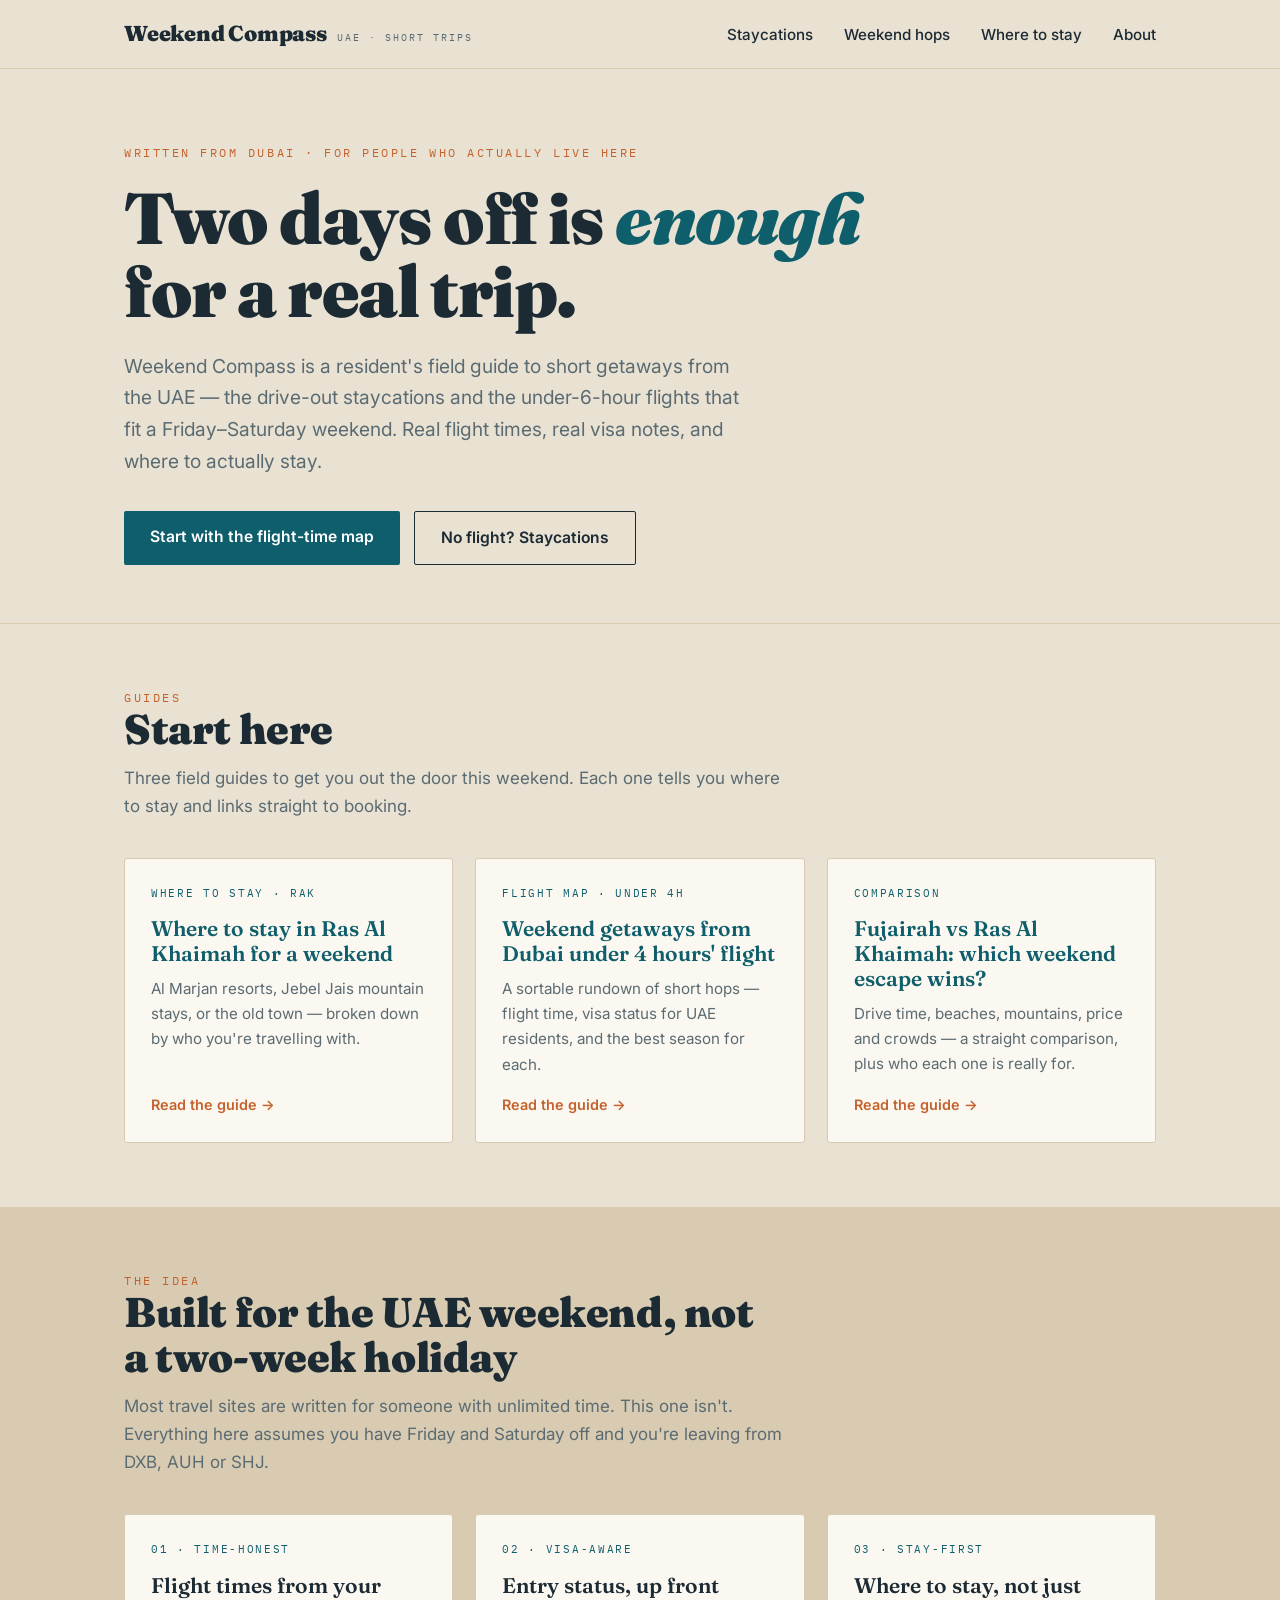
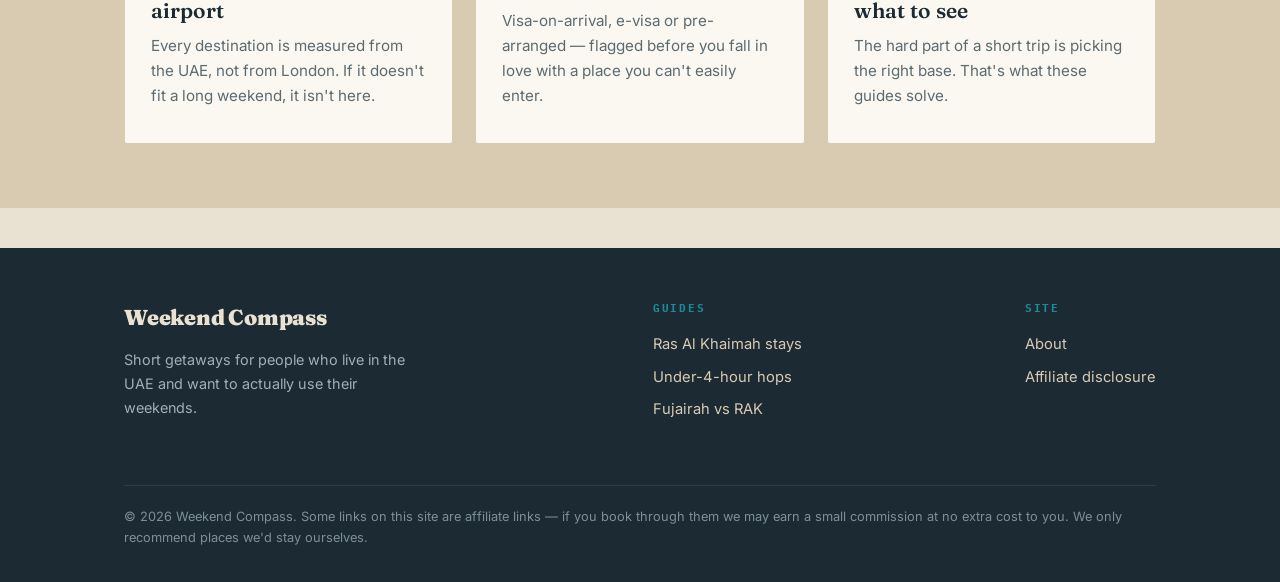
<file: index.html>
<!DOCTYPE html>
<html lang="en">
<head>
<meta charset="UTF-8">
<meta name="viewport" content="width=device-width, initial-scale=1">
<title>Weekend Compass — Short Getaways for UAE Residents</title>
<meta name="description" content="A resident's field guide to weekend escapes in the UAE and quick trips across the Gulf and beyond — where to stay, when to go, and how long the flight really is.">
<link rel="stylesheet" href="style.css">
</head>
<body>

<header class="site-head">
  <div class="wrap">
    <a class="brand" href="index.html">
      <b>Weekend Compass</b>
      <span>UAE · short trips</span>
    </a>
    <nav class="nav">
      <a href="index.html#staycations">Staycations</a>
      <a href="index.html#hops">Weekend hops</a>
      <a href="ras-al-khaimah-where-to-stay.html">Where to stay</a>
      <a href="about.html">About</a>
    </nav>
  </div>
</header>

<section class="hero">
  <div class="wrap">
    <div class="eyebrow">Written from Dubai · for people who actually live here</div>
    <h1>Two days off is <em>enough</em> for a real trip.</h1>
    <p>Weekend Compass is a resident's field guide to short getaways from the UAE — the drive-out staycations and the under-6-hour flights that fit a Friday–Saturday weekend. Real flight times, real visa notes, and where to actually stay.</p>
    <div class="cta">
      <a class="btn btn-primary" href="weekend-getaways-from-dubai-under-4-hours.html">Start with the flight-time map</a>
      <a class="btn btn-ghost" href="#staycations">No flight? Staycations</a>
    </div>
  </div>
</section>

<section class="section" id="staycations">
  <div class="wrap">
    <div class="section-head">
      <div class="eyebrow">Guides</div>
      <h2>Start here</h2>
      <p>Three field guides to get you out the door this weekend. Each one tells you where to stay and links straight to booking.</p>
    </div>
    <div class="grid">
      <a class="card" href="ras-al-khaimah-where-to-stay.html">
        <span class="tag">Where to stay · RAK</span>
        <h3>Where to stay in Ras Al Khaimah for a weekend</h3>
        <p>Al Marjan resorts, Jebel Jais mountain stays, or the old town — broken down by who you're travelling with.</p>
        <span class="more">Read the guide →</span>
      </a>
      <a class="card" href="weekend-getaways-from-dubai-under-4-hours.html">
        <span class="tag">Flight map · under 4h</span>
        <h3>Weekend getaways from Dubai under 4 hours' flight</h3>
        <p>A sortable rundown of short hops — flight time, visa status for UAE residents, and the best season for each.</p>
        <span class="more">Read the guide →</span>
      </a>
      <a class="card" href="fujairah-vs-ras-al-khaimah.html">
        <span class="tag">Comparison</span>
        <h3>Fujairah vs Ras Al Khaimah: which weekend escape wins?</h3>
        <p>Drive time, beaches, mountains, price and crowds — a straight comparison, plus who each one is really for.</p>
        <span class="more">Read the guide →</span>
      </a>
    </div>
  </div>
</section>

<section class="section" id="hops" style="background:var(--sand-deep)">
  <div class="wrap">
    <div class="section-head">
      <div class="eyebrow">The idea</div>
      <h2>Built for the UAE weekend, not a two-week holiday</h2>
      <p>Most travel sites are written for someone with unlimited time. This one isn't. Everything here assumes you have Friday and Saturday off and you're leaving from DXB, AUH or SHJ.</p>
    </div>
    <div class="grid">
      <div class="card">
        <span class="tag">01 · Time-honest</span>
        <h3>Flight times from your airport</h3>
        <p>Every destination is measured from the UAE, not from London. If it doesn't fit a long weekend, it isn't here.</p>
      </div>
      <div class="card">
        <span class="tag">02 · Visa-aware</span>
        <h3>Entry status, up front</h3>
        <p>Visa-on-arrival, e-visa or pre-arranged — flagged before you fall in love with a place you can't easily enter.</p>
      </div>
      <div class="card">
        <span class="tag">03 · Stay-first</span>
        <h3>Where to stay, not just what to see</h3>
        <p>The hard part of a short trip is picking the right base. That's what these guides solve.</p>
      </div>
    </div>
  </div>
</section>

<footer class="site-foot">
  <div class="wrap">
    <div class="col">
      <a class="brand" href="index.html"><b>Weekend Compass</b></a>
      <p style="margin-top:12px;max-width:34ch;color:#9fb0b7;font-size:.9rem">Short getaways for people who live in the UAE and want to actually use their weekends.</p>
    </div>
    <div class="col">
      <h4>Guides</h4>
      <a href="ras-al-khaimah-where-to-stay.html">Ras Al Khaimah stays</a>
      <a href="weekend-getaways-from-dubai-under-4-hours.html">Under-4-hour hops</a>
      <a href="fujairah-vs-ras-al-khaimah.html">Fujairah vs RAK</a>
    </div>
    <div class="col">
      <h4>Site</h4>
      <a href="about.html">About</a>
      <a href="about.html#disclosure">Affiliate disclosure</a>
    </div>
    <div class="fine">
      © 2026 Weekend Compass. Some links on this site are affiliate links — if you book through them we may earn a small commission at no extra cost to you. We only recommend places we'd stay ourselves.
    </div>
  </div>
</footer>

</body>
</html>
</file>
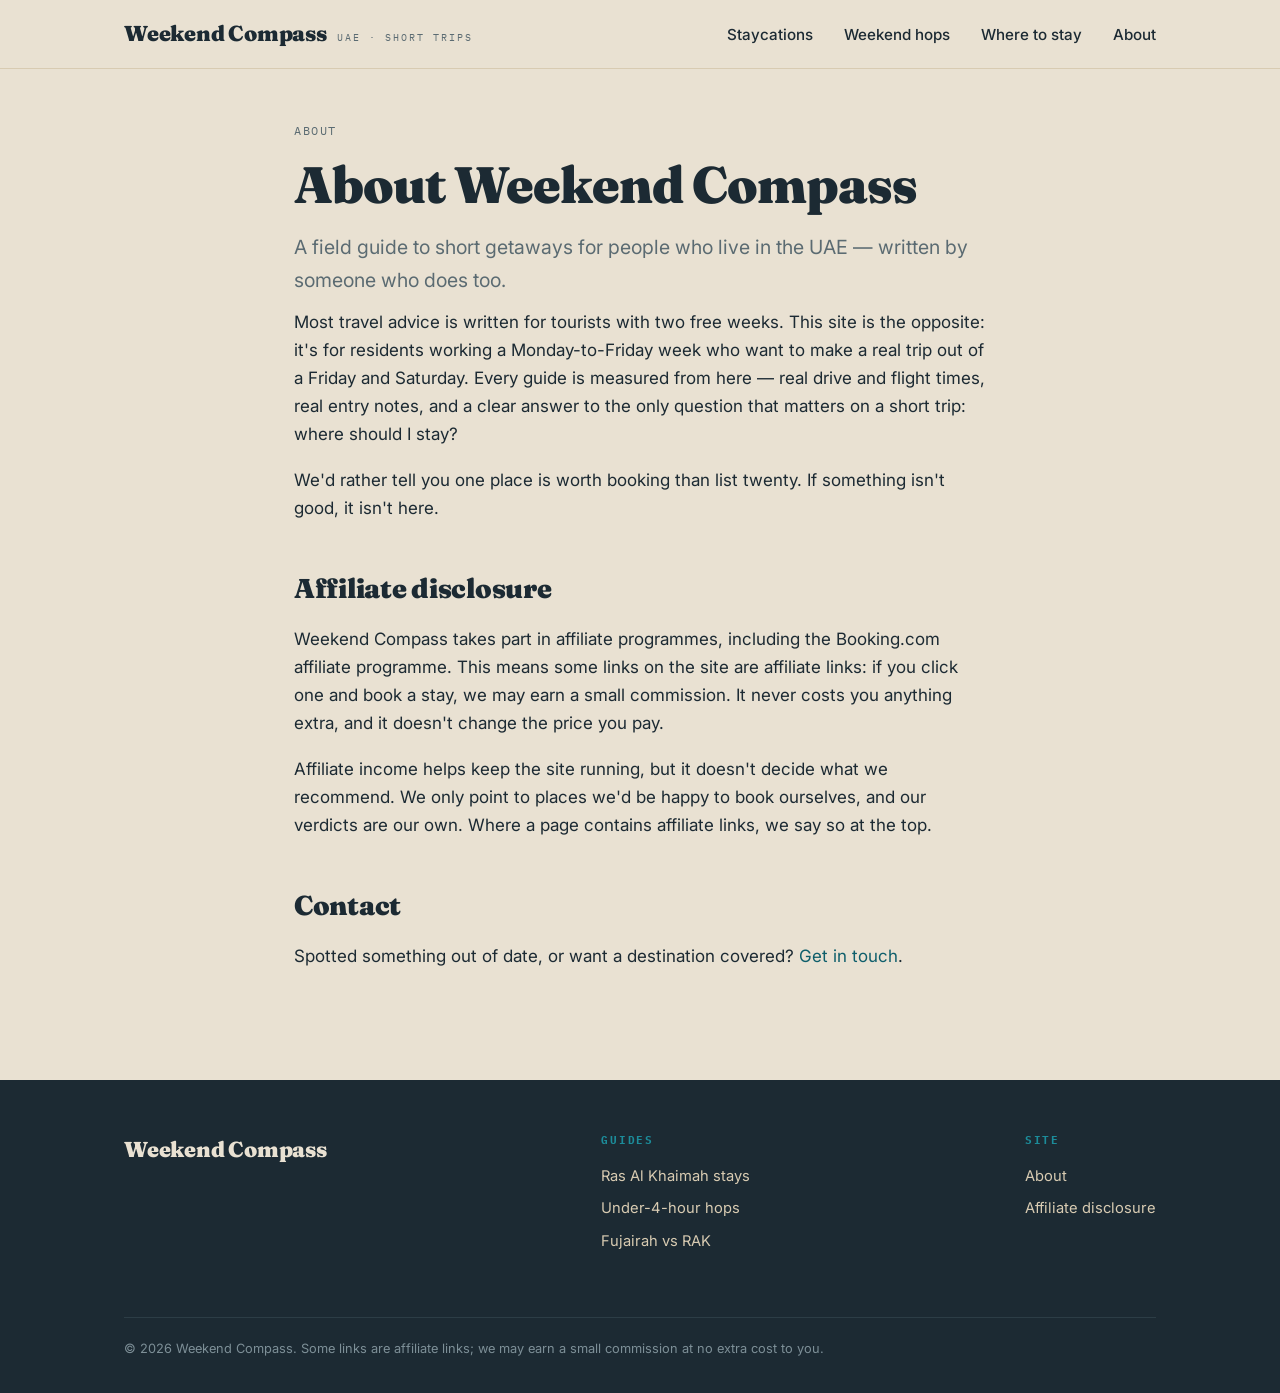
<file: about.html>
<!DOCTYPE html>
<html lang="en">
<head>
<meta charset="UTF-8">
<meta name="viewport" content="width=device-width, initial-scale=1">
<title>About & Affiliate Disclosure — Weekend Compass</title>
<meta name="description" content="About Weekend Compass, a resident's field guide to short getaways from the UAE, and our affiliate disclosure.">
<link rel="stylesheet" href="style.css">
</head>
<body>

<header class="site-head">
  <div class="wrap">
    <a class="brand" href="index.html"><b>Weekend Compass</b><span>UAE · short trips</span></a>
    <nav class="nav">
      <a href="index.html#staycations">Staycations</a>
      <a href="index.html#hops">Weekend hops</a>
      <a href="ras-al-khaimah-where-to-stay.html">Where to stay</a>
      <a href="about.html">About</a>
    </nav>
  </div>
</header>

<article class="article">
  <div class="wrap">
    <div class="meta">About</div>
    <h1>About Weekend Compass</h1>
    <p class="lede">A field guide to short getaways for people who live in the UAE — written by someone who does too.</p>
    <p>Most travel advice is written for tourists with two free weeks. This site is the opposite: it's for residents working a Monday-to-Friday week who want to make a real trip out of a Friday and Saturday. Every guide is measured from here — real drive and flight times, real entry notes, and a clear answer to the only question that matters on a short trip: where should I stay?</p>
    <p>We'd rather tell you one place is worth booking than list twenty. If something isn't good, it isn't here.</p>

    <h2 id="disclosure">Affiliate disclosure</h2>
    <p>Weekend Compass takes part in affiliate programmes, including the Booking.com affiliate programme. This means some links on the site are affiliate links: if you click one and book a stay, we may earn a small commission. It never costs you anything extra, and it doesn't change the price you pay.</p>
    <p>Affiliate income helps keep the site running, but it doesn't decide what we recommend. We only point to places we'd be happy to book ourselves, and our verdicts are our own. Where a page contains affiliate links, we say so at the top.</p>

    <h2>Contact</h2>
    <p>Spotted something out of date, or want a destination covered? <a href="#REPLACE-WITH-CONTACT">Get in touch</a>.</p>
  </div>
</article>

<footer class="site-foot">
  <div class="wrap">
    <div class="col"><a class="brand" href="index.html"><b>Weekend Compass</b></a></div>
    <div class="col"><h4>Guides</h4>
      <a href="ras-al-khaimah-where-to-stay.html">Ras Al Khaimah stays</a>
      <a href="weekend-getaways-from-dubai-under-4-hours.html">Under-4-hour hops</a>
      <a href="fujairah-vs-ras-al-khaimah.html">Fujairah vs RAK</a>
    </div>
    <div class="col"><h4>Site</h4>
      <a href="about.html">About</a>
      <a href="about.html#disclosure">Affiliate disclosure</a>
    </div>
    <div class="fine">© 2026 Weekend Compass. Some links are affiliate links; we may earn a small commission at no extra cost to you.</div>
  </div>
</footer>

</body>
</html>
</file>
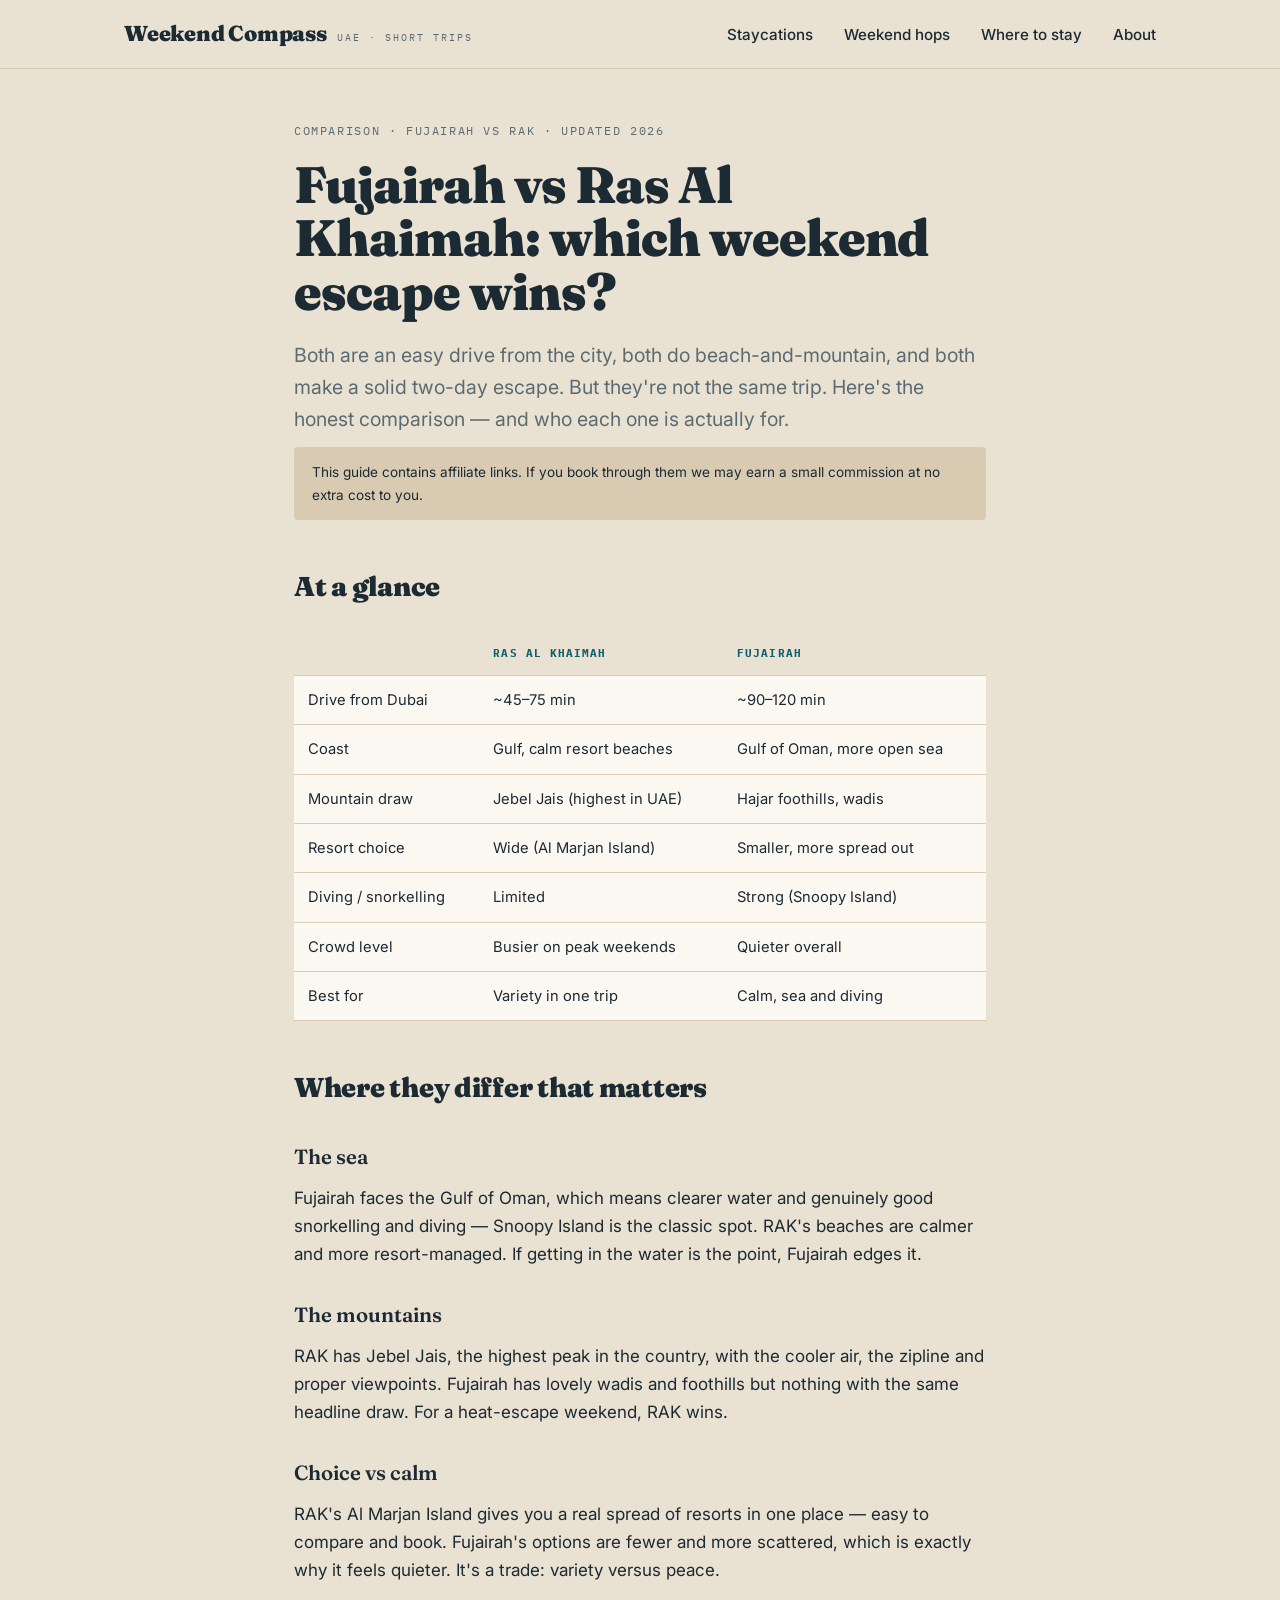
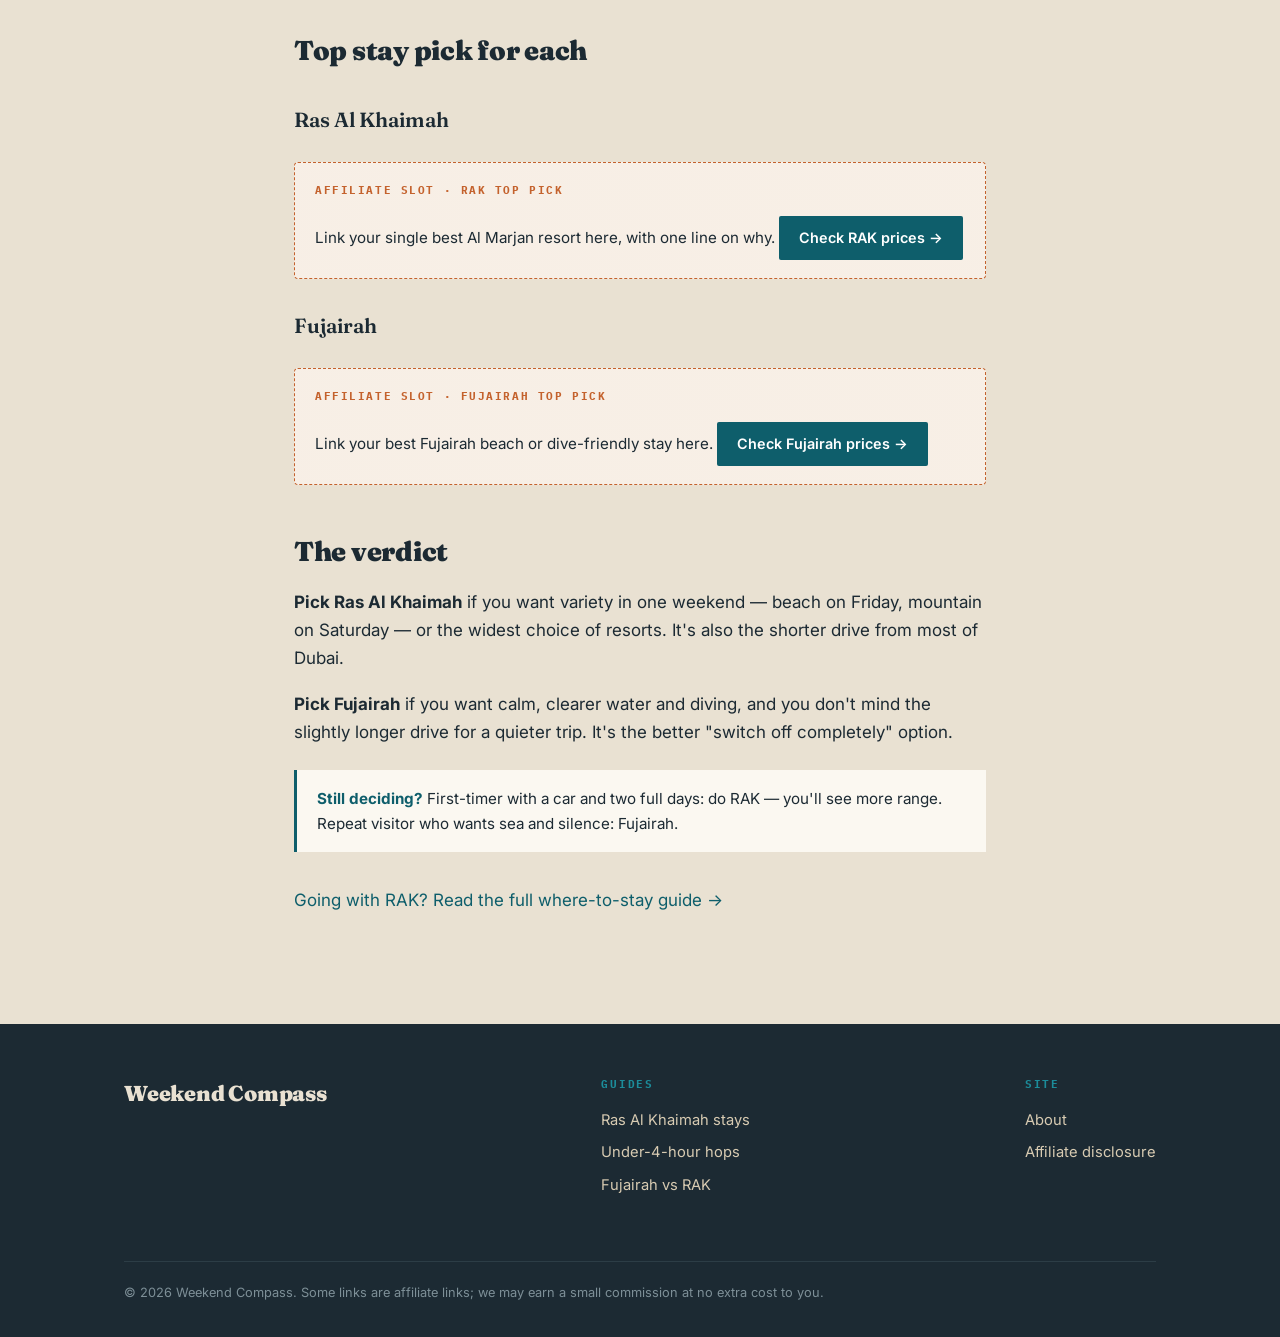
<file: fujairah-vs-ras-al-khaimah.html>
<!DOCTYPE html>
<html lang="en">
<head>
<meta charset="UTF-8">
<meta name="viewport" content="width=device-width, initial-scale=1">
<title>Fujairah vs Ras Al Khaimah: Which Is the Better UAE Weekend Escape?</title>
<meta name="description" content="Fujairah vs Ras Al Khaimah compared for a UAE weekend — drive time, beaches, mountains, price and crowds, with a top hotel pick for each and a clear verdict.">
<link rel="stylesheet" href="style.css">
</head>
<body>

<header class="site-head">
  <div class="wrap">
    <a class="brand" href="index.html"><b>Weekend Compass</b><span>UAE · short trips</span></a>
    <nav class="nav">
      <a href="index.html#staycations">Staycations</a>
      <a href="index.html#hops">Weekend hops</a>
      <a href="ras-al-khaimah-where-to-stay.html">Where to stay</a>
      <a href="about.html">About</a>
    </nav>
  </div>
</header>

<article class="article">
  <div class="wrap">
    <div class="meta">Comparison · Fujairah vs RAK · Updated 2026</div>
    <h1>Fujairah vs Ras Al Khaimah: which weekend escape wins?</h1>
    <p class="lede">Both are an easy drive from the city, both do beach-and-mountain, and both make a solid two-day escape. But they're not the same trip. Here's the honest comparison — and who each one is actually for.</p>

    <div class="disclosure">This guide contains affiliate links. If you book through them we may earn a small commission at no extra cost to you.</div>

    <h2>At a glance</h2>
    <table class="tbl">
      <thead><tr><th></th><th>Ras Al Khaimah</th><th>Fujairah</th></tr></thead>
      <tbody>
        <tr><td>Drive from Dubai</td><td>~45–75 min</td><td>~90–120 min</td></tr>
        <tr><td>Coast</td><td>Gulf, calm resort beaches</td><td>Gulf of Oman, more open sea</td></tr>
        <tr><td>Mountain draw</td><td>Jebel Jais (highest in UAE)</td><td>Hajar foothills, wadis</td></tr>
        <tr><td>Resort choice</td><td>Wide (Al Marjan Island)</td><td>Smaller, more spread out</td></tr>
        <tr><td>Diving / snorkelling</td><td>Limited</td><td>Strong (Snoopy Island)</td></tr>
        <tr><td>Crowd level</td><td>Busier on peak weekends</td><td>Quieter overall</td></tr>
        <tr><td>Best for</td><td>Variety in one trip</td><td>Calm, sea and diving</td></tr>
      </tbody>
    </table>

    <h2>Where they differ that matters</h2>

    <h3>The sea</h3>
    <p>Fujairah faces the Gulf of Oman, which means clearer water and genuinely good snorkelling and diving — Snoopy Island is the classic spot. RAK's beaches are calmer and more resort-managed. If getting in the water is the point, Fujairah edges it.</p>

    <h3>The mountains</h3>
    <p>RAK has Jebel Jais, the highest peak in the country, with the cooler air, the zipline and proper viewpoints. Fujairah has lovely wadis and foothills but nothing with the same headline draw. For a heat-escape weekend, RAK wins.</p>

    <h3>Choice vs calm</h3>
    <p>RAK's Al Marjan Island gives you a real spread of resorts in one place — easy to compare and book. Fujairah's options are fewer and more scattered, which is exactly why it feels quieter. It's a trade: variety versus peace.</p>

    <h2>Top stay pick for each</h2>

    <h3>Ras Al Khaimah</h3>
    <div class="aff">
      <b>Affiliate slot · RAK top pick</b>
      Link your single best Al Marjan resort here, with one line on why.
      <a class="book-btn" href="#REPLACE-WITH-BOOKING-AFFILIATE-LINK">Check RAK prices →</a>
    </div>

    <h3>Fujairah</h3>
    <div class="aff">
      <b>Affiliate slot · Fujairah top pick</b>
      Link your best Fujairah beach or dive-friendly stay here.
      <a class="book-btn" href="#REPLACE-WITH-BOOKING-AFFILIATE-LINK">Check Fujairah prices →</a>
    </div>

    <h2>The verdict</h2>
    <p><b>Pick Ras Al Khaimah</b> if you want variety in one weekend — beach on Friday, mountain on Saturday — or the widest choice of resorts. It's also the shorter drive from most of Dubai.</p>
    <p><b>Pick Fujairah</b> if you want calm, clearer water and diving, and you don't mind the slightly longer drive for a quieter trip. It's the better "switch off completely" option.</p>
    <div class="note"><b>Still deciding?</b> First-timer with a car and two full days: do RAK — you'll see more range. Repeat visitor who wants sea and silence: Fujairah.</div>

    <p style="margin-top:34px"><a href="ras-al-khaimah-where-to-stay.html">Going with RAK? Read the full where-to-stay guide →</a></p>
  </div>
</article>

<footer class="site-foot">
  <div class="wrap">
    <div class="col"><a class="brand" href="index.html"><b>Weekend Compass</b></a></div>
    <div class="col"><h4>Guides</h4>
      <a href="ras-al-khaimah-where-to-stay.html">Ras Al Khaimah stays</a>
      <a href="weekend-getaways-from-dubai-under-4-hours.html">Under-4-hour hops</a>
      <a href="fujairah-vs-ras-al-khaimah.html">Fujairah vs RAK</a>
    </div>
    <div class="col"><h4>Site</h4>
      <a href="about.html">About</a>
      <a href="about.html#disclosure">Affiliate disclosure</a>
    </div>
    <div class="fine">© 2026 Weekend Compass. Some links are affiliate links; we may earn a small commission at no extra cost to you.</div>
  </div>
</footer>

</body>
</html>
</file>
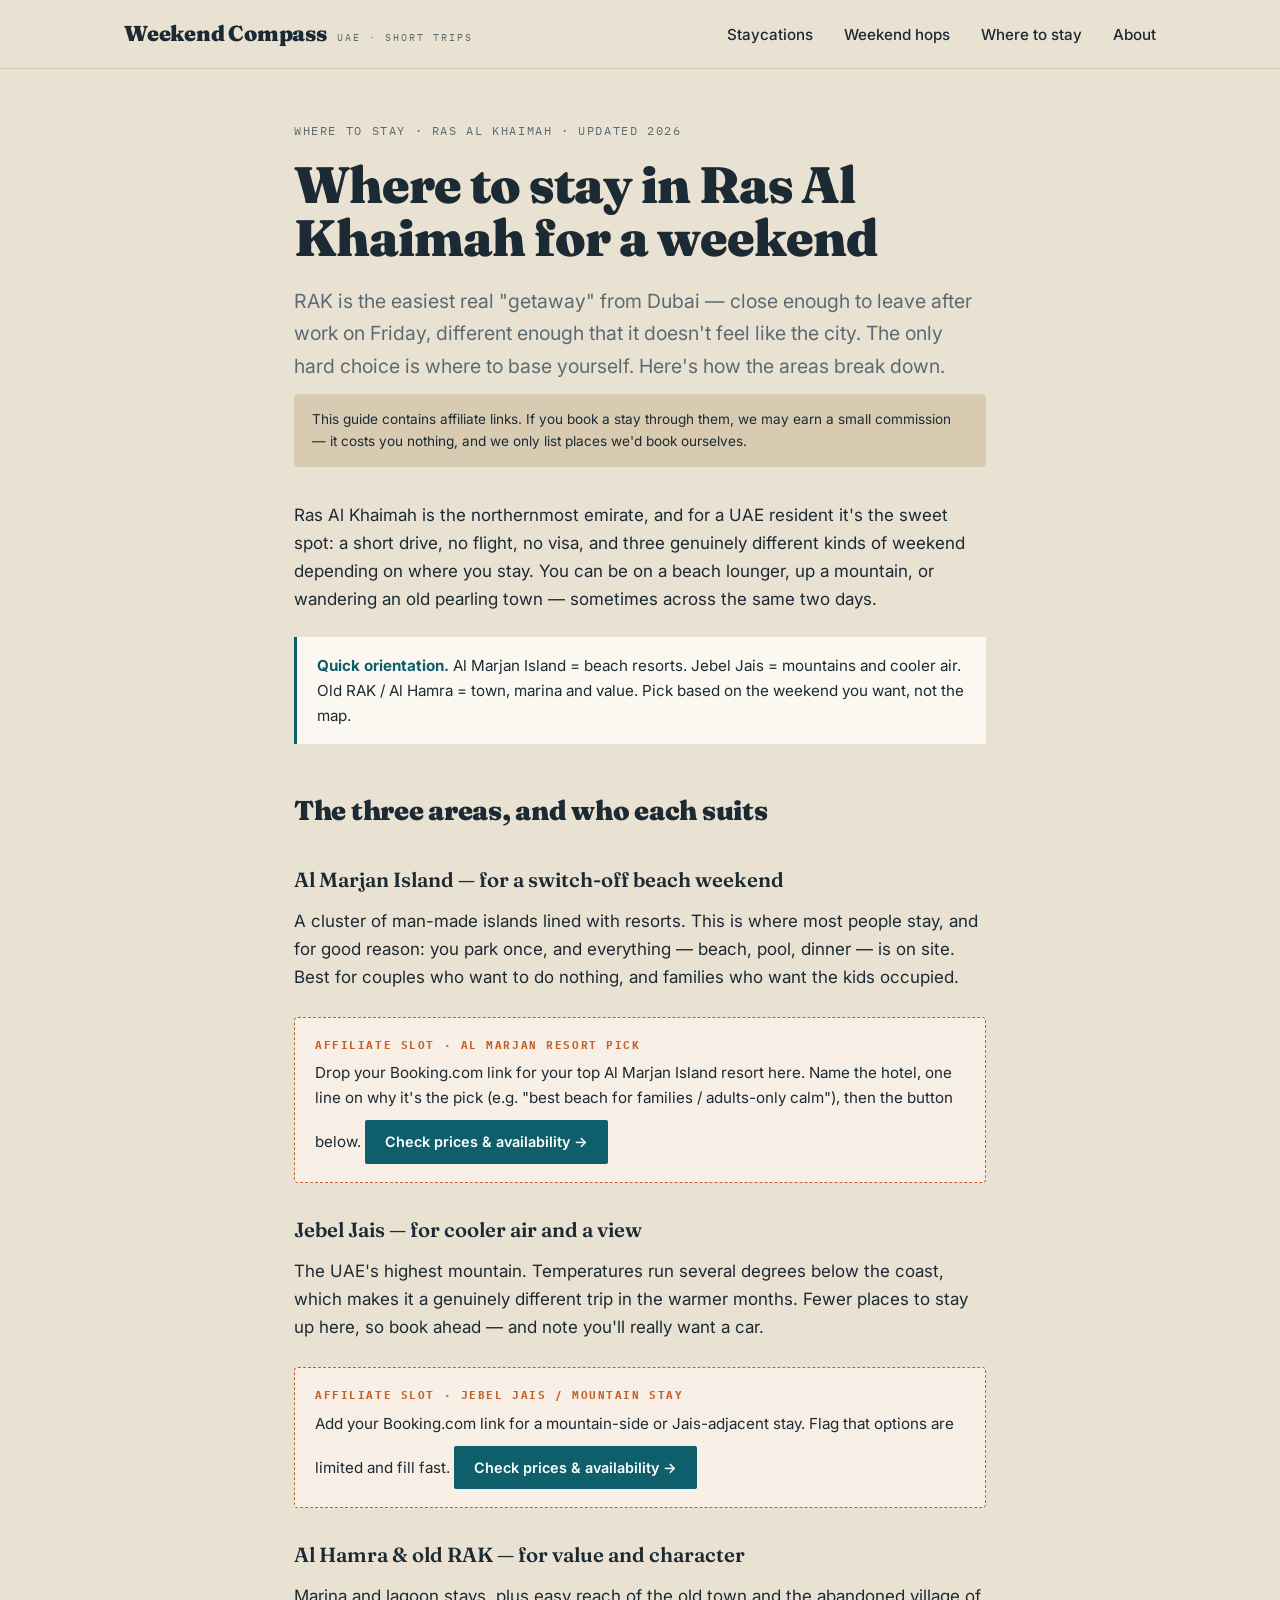
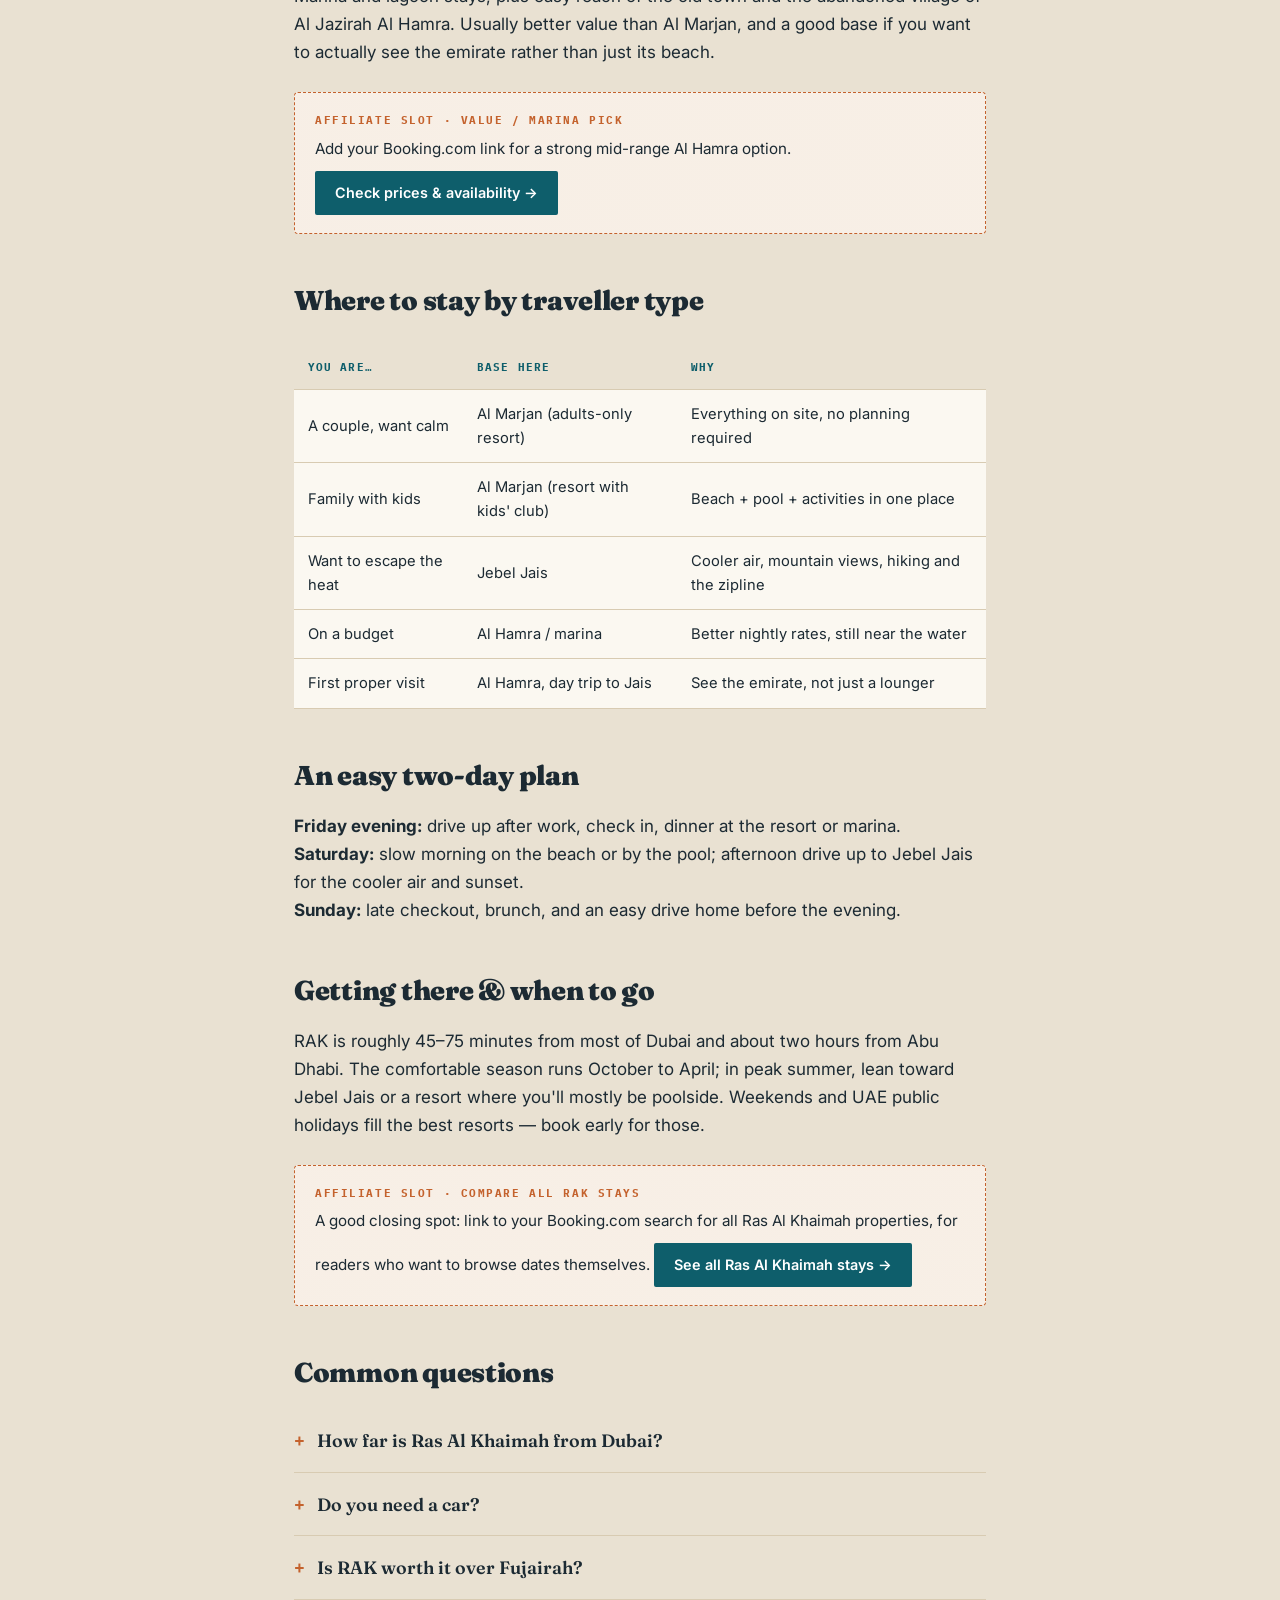
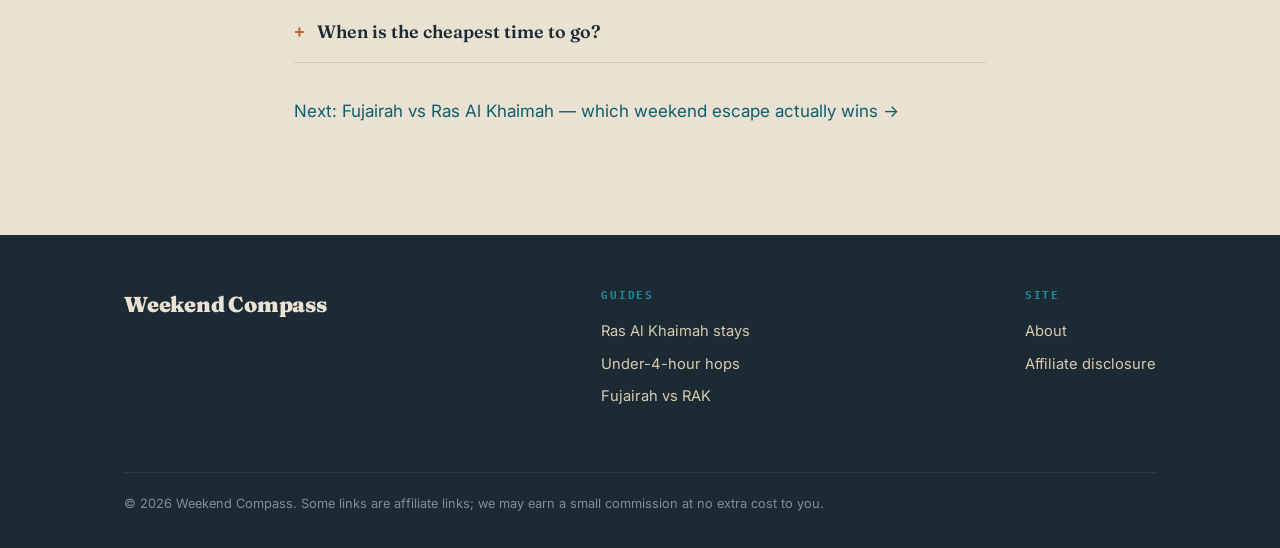
<file: ras-al-khaimah-where-to-stay.html>
<!DOCTYPE html>
<html lang="en">
<head>
<meta charset="UTF-8">
<meta name="viewport" content="width=device-width, initial-scale=1">
<title>Where to Stay in Ras Al Khaimah: Best Areas & Hotels for a Weekend</title>
<meta name="description" content="A resident's guide to where to stay in Ras Al Khaimah for a weekend — Al Marjan Island resorts, Jebel Jais mountain stays and the old town, with hotel picks by traveller type.">
<link rel="stylesheet" href="style.css">
<script type="application/ld+json">
{
  "@context":"https://schema.org",
  "@type":"FAQPage",
  "mainEntity":[
    {"@type":"Question","name":"How far is Ras Al Khaimah from Dubai?","acceptedAnswer":{"@type":"Answer","text":"Ras Al Khaimah is roughly a 45–75 minute drive from most of Dubai, depending on where you start and traffic. From Abu Dhabi it is closer to two hours."}},
    {"@type":"Question","name":"Do you need a car in Ras Al Khaimah?","acceptedAnswer":{"@type":"Answer","text":"For a resort-only weekend on Al Marjan Island you can manage with taxis. For Jebel Jais or mixing beach and mountain, a car makes the trip far easier."}},
    {"@type":"Question","name":"Is Ras Al Khaimah worth it compared to Fujairah?","acceptedAnswer":{"@type":"Answer","text":"Ras Al Khaimah has more resort choice and the Jebel Jais mountain, while Fujairah is a shorter drive from some areas and quieter. Which is better depends on whether you want variety or calm."}}
  ]
}
</script>
</head>
<body>

<header class="site-head">
  <div class="wrap">
    <a class="brand" href="index.html"><b>Weekend Compass</b><span>UAE · short trips</span></a>
    <nav class="nav">
      <a href="index.html#staycations">Staycations</a>
      <a href="index.html#hops">Weekend hops</a>
      <a href="ras-al-khaimah-where-to-stay.html">Where to stay</a>
      <a href="about.html">About</a>
    </nav>
  </div>
</header>

<article class="article">
  <div class="wrap">
    <div class="meta">Where to stay · Ras Al Khaimah · Updated 2026</div>
    <h1>Where to stay in Ras Al Khaimah for a weekend</h1>
    <p class="lede">RAK is the easiest real "getaway" from Dubai — close enough to leave after work on Friday, different enough that it doesn't feel like the city. The only hard choice is where to base yourself. Here's how the areas break down.</p>

    <div class="disclosure">This guide contains affiliate links. If you book a stay through them, we may earn a small commission — it costs you nothing, and we only list places we'd book ourselves.</div>

    <p>Ras Al Khaimah is the northernmost emirate, and for a UAE resident it's the sweet spot: a short drive, no flight, no visa, and three genuinely different kinds of weekend depending on where you stay. You can be on a beach lounger, up a mountain, or wandering an old pearling town — sometimes across the same two days.</p>

    <div class="note"><b>Quick orientation.</b> Al Marjan Island = beach resorts. Jebel Jais = mountains and cooler air. Old RAK / Al Hamra = town, marina and value. Pick based on the weekend you want, not the map.</div>

    <h2>The three areas, and who each suits</h2>

    <h3>Al Marjan Island — for a switch-off beach weekend</h3>
    <p>A cluster of man-made islands lined with resorts. This is where most people stay, and for good reason: you park once, and everything — beach, pool, dinner — is on site. Best for couples who want to do nothing, and families who want the kids occupied.</p>

    <div class="aff">
      <b>Affiliate slot · Al Marjan resort pick</b>
      Drop your Booking.com link for your top Al Marjan Island resort here. Name the hotel, one line on why it's the pick (e.g. "best beach for families / adults-only calm"), then the button below.
      <a class="book-btn" href="#REPLACE-WITH-BOOKING-AFFILIATE-LINK">Check prices &amp; availability →</a>
    </div>

    <h3>Jebel Jais — for cooler air and a view</h3>
    <p>The UAE's highest mountain. Temperatures run several degrees below the coast, which makes it a genuinely different trip in the warmer months. Fewer places to stay up here, so book ahead — and note you'll really want a car.</p>

    <div class="aff">
      <b>Affiliate slot · Jebel Jais / mountain stay</b>
      Add your Booking.com link for a mountain-side or Jais-adjacent stay. Flag that options are limited and fill fast.
      <a class="book-btn" href="#REPLACE-WITH-BOOKING-AFFILIATE-LINK">Check prices &amp; availability →</a>
    </div>

    <h3>Al Hamra & old RAK — for value and character</h3>
    <p>Marina and lagoon stays, plus easy reach of the old town and the abandoned village of Al Jazirah Al Hamra. Usually better value than Al Marjan, and a good base if you want to actually see the emirate rather than just its beach.</p>

    <div class="aff">
      <b>Affiliate slot · Value / marina pick</b>
      Add your Booking.com link for a strong mid-range Al Hamra option.
      <a class="book-btn" href="#REPLACE-WITH-BOOKING-AFFILIATE-LINK">Check prices &amp; availability →</a>
    </div>

    <h2>Where to stay by traveller type</h2>
    <table class="tbl">
      <thead><tr><th>You are…</th><th>Base here</th><th>Why</th></tr></thead>
      <tbody>
        <tr><td>A couple, want calm</td><td>Al Marjan (adults-only resort)</td><td>Everything on site, no planning required</td></tr>
        <tr><td>Family with kids</td><td>Al Marjan (resort with kids' club)</td><td>Beach + pool + activities in one place</td></tr>
        <tr><td>Want to escape the heat</td><td>Jebel Jais</td><td>Cooler air, mountain views, hiking and the zipline</td></tr>
        <tr><td>On a budget</td><td>Al Hamra / marina</td><td>Better nightly rates, still near the water</td></tr>
        <tr><td>First proper visit</td><td>Al Hamra, day trip to Jais</td><td>See the emirate, not just a lounger</td></tr>
      </tbody>
    </table>

    <h2>An easy two-day plan</h2>
    <p><b>Friday evening:</b> drive up after work, check in, dinner at the resort or marina.<br>
    <b>Saturday:</b> slow morning on the beach or by the pool; afternoon drive up to Jebel Jais for the cooler air and sunset.<br>
    <b>Sunday:</b> late checkout, brunch, and an easy drive home before the evening.</p>

    <h2>Getting there &amp; when to go</h2>
    <p>RAK is roughly 45–75 minutes from most of Dubai and about two hours from Abu Dhabi. The comfortable season runs October to April; in peak summer, lean toward Jebel Jais or a resort where you'll mostly be poolside. Weekends and UAE public holidays fill the best resorts — book early for those.</p>

    <div class="aff">
      <b>Affiliate slot · Compare all RAK stays</b>
      A good closing spot: link to your Booking.com search for all Ras Al Khaimah properties, for readers who want to browse dates themselves.
      <a class="book-btn" href="#REPLACE-WITH-BOOKING-AFFILIATE-LINK">See all Ras Al Khaimah stays →</a>
    </div>

    <h2>Common questions</h2>
    <div class="faq">
      <details><summary>How far is Ras Al Khaimah from Dubai?</summary><p>Around 45–75 minutes by car from most of Dubai, depending on your starting point and traffic. From Abu Dhabi, closer to two hours.</p></details>
      <details><summary>Do you need a car?</summary><p>For a resort-only weekend on Al Marjan you can rely on taxis. If you want Jebel Jais or plan to mix beach and mountain, a car makes it much easier.</p></details>
      <details><summary>Is RAK worth it over Fujairah?</summary><p>RAK has more resorts and the mountain; Fujairah is quieter and a shorter drive from some areas. We compare them directly in a separate guide.</p></details>
      <details><summary>When is the cheapest time to go?</summary><p>Rates soften in the hotter months (roughly May–September). If you're heat-tolerant or staying poolside, that's when the deals are.</p></details>
    </div>

    <p style="margin-top:34px"><a href="fujairah-vs-ras-al-khaimah.html">Next: Fujairah vs Ras Al Khaimah — which weekend escape actually wins →</a></p>
  </div>
</article>

<footer class="site-foot">
  <div class="wrap">
    <div class="col"><a class="brand" href="index.html"><b>Weekend Compass</b></a></div>
    <div class="col"><h4>Guides</h4>
      <a href="ras-al-khaimah-where-to-stay.html">Ras Al Khaimah stays</a>
      <a href="weekend-getaways-from-dubai-under-4-hours.html">Under-4-hour hops</a>
      <a href="fujairah-vs-ras-al-khaimah.html">Fujairah vs RAK</a>
    </div>
    <div class="col"><h4>Site</h4>
      <a href="about.html">About</a>
      <a href="about.html#disclosure">Affiliate disclosure</a>
    </div>
    <div class="fine">© 2026 Weekend Compass. Some links are affiliate links; we may earn a small commission at no extra cost to you.</div>
  </div>
</footer>

</body>
</html>
</file>
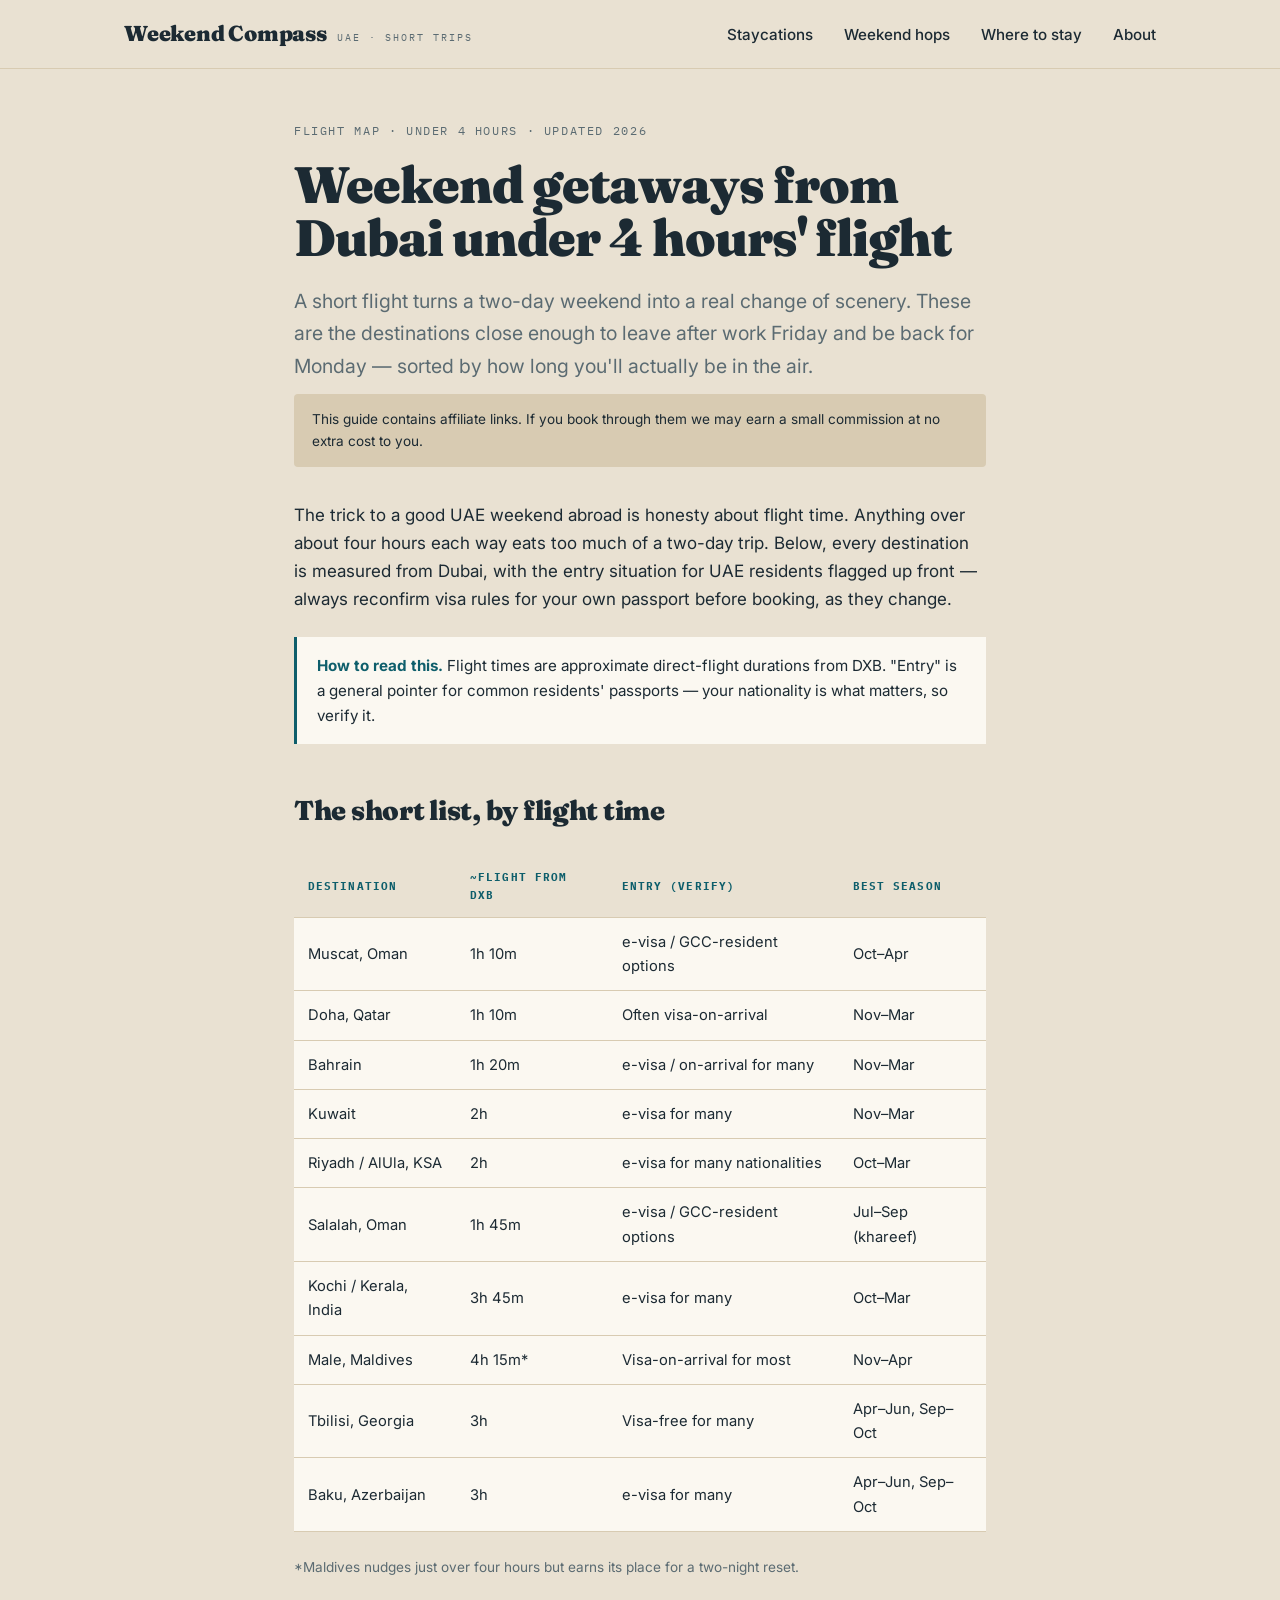
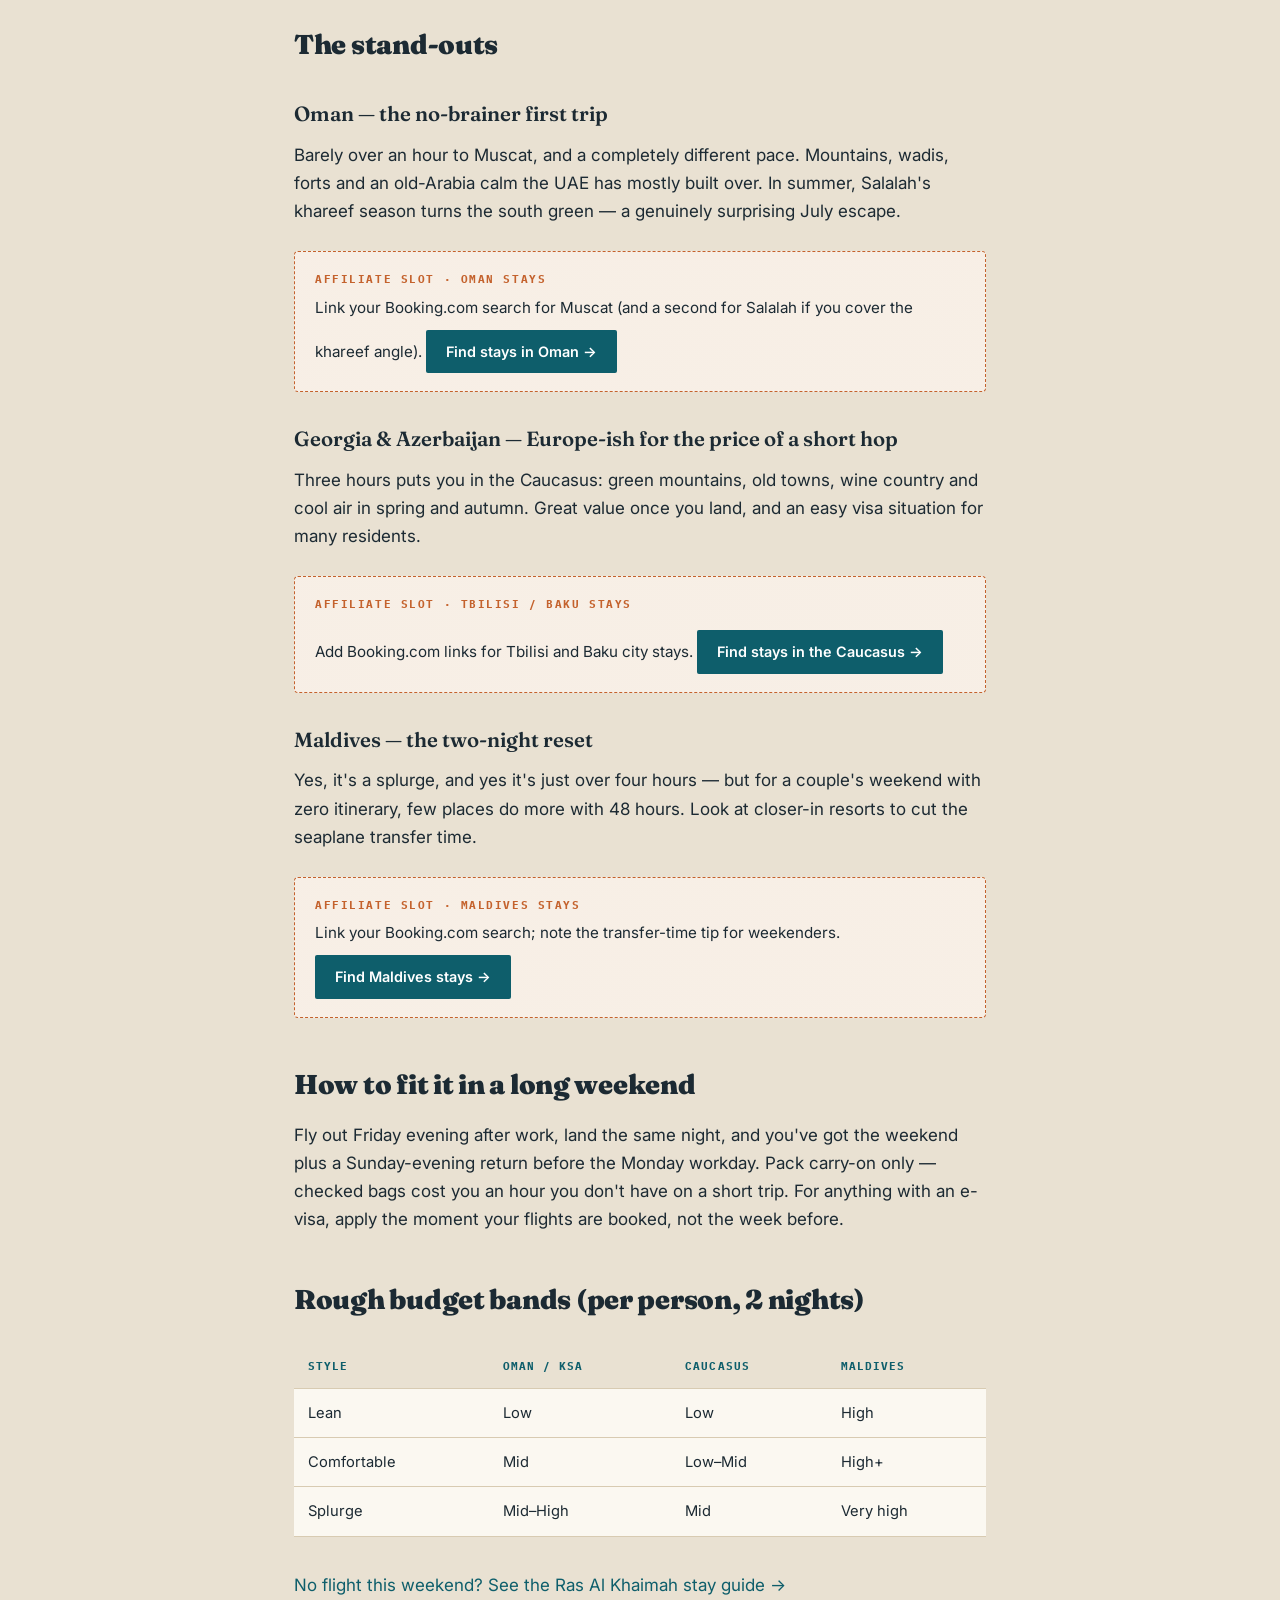
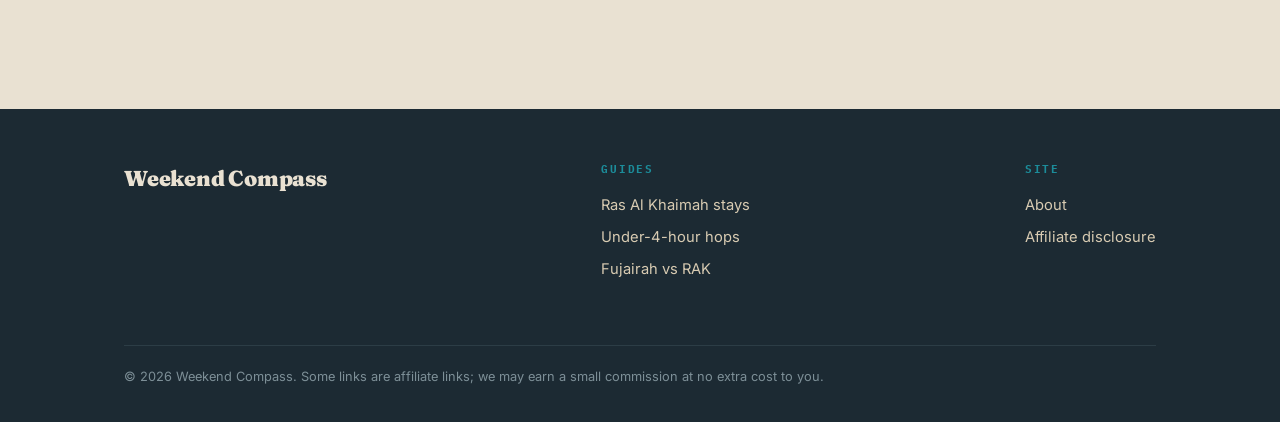
<file: weekend-getaways-from-dubai-under-4-hours.html>
<!DOCTYPE html>
<html lang="en">
<head>
<meta charset="UTF-8">
<meta name="viewport" content="width=device-width, initial-scale=1">
<title>Weekend Getaways from Dubai Under 4 Hours' Flight (2026)</title>
<meta name="description" content="Short-haul weekend getaways from Dubai under four hours' flight — sorted by flight time, with visa notes for UAE residents and the best season for each destination.">
<link rel="stylesheet" href="style.css">
</head>
<body>

<header class="site-head">
  <div class="wrap">
    <a class="brand" href="index.html"><b>Weekend Compass</b><span>UAE · short trips</span></a>
    <nav class="nav">
      <a href="index.html#staycations">Staycations</a>
      <a href="index.html#hops">Weekend hops</a>
      <a href="ras-al-khaimah-where-to-stay.html">Where to stay</a>
      <a href="about.html">About</a>
    </nav>
  </div>
</header>

<article class="article">
  <div class="wrap">
    <div class="meta">Flight map · Under 4 hours · Updated 2026</div>
    <h1>Weekend getaways from Dubai under 4 hours' flight</h1>
    <p class="lede">A short flight turns a two-day weekend into a real change of scenery. These are the destinations close enough to leave after work Friday and be back for Monday — sorted by how long you'll actually be in the air.</p>

    <div class="disclosure">This guide contains affiliate links. If you book through them we may earn a small commission at no extra cost to you.</div>

    <p>The trick to a good UAE weekend abroad is honesty about flight time. Anything over about four hours each way eats too much of a two-day trip. Below, every destination is measured from Dubai, with the entry situation for UAE residents flagged up front — always reconfirm visa rules for your own passport before booking, as they change.</p>

    <div class="note"><b>How to read this.</b> Flight times are approximate direct-flight durations from DXB. "Entry" is a general pointer for common residents' passports — your nationality is what matters, so verify it.</div>

    <h2>The short list, by flight time</h2>
    <table class="tbl">
      <thead><tr><th>Destination</th><th>~Flight from DXB</th><th>Entry (verify)</th><th>Best season</th></tr></thead>
      <tbody>
        <tr><td>Muscat, Oman</td><td>1h 10m</td><td>e-visa / GCC-resident options</td><td>Oct–Apr</td></tr>
        <tr><td>Doha, Qatar</td><td>1h 10m</td><td>Often visa-on-arrival</td><td>Nov–Mar</td></tr>
        <tr><td>Bahrain</td><td>1h 20m</td><td>e-visa / on-arrival for many</td><td>Nov–Mar</td></tr>
        <tr><td>Kuwait</td><td>2h</td><td>e-visa for many</td><td>Nov–Mar</td></tr>
        <tr><td>Riyadh / AlUla, KSA</td><td>2h</td><td>e-visa for many nationalities</td><td>Oct–Mar</td></tr>
        <tr><td>Salalah, Oman</td><td>1h 45m</td><td>e-visa / GCC-resident options</td><td>Jul–Sep (khareef)</td></tr>
        <tr><td>Kochi / Kerala, India</td><td>3h 45m</td><td>e-visa for many</td><td>Oct–Mar</td></tr>
        <tr><td>Male, Maldives</td><td>4h 15m*</td><td>Visa-on-arrival for most</td><td>Nov–Apr</td></tr>
        <tr><td>Tbilisi, Georgia</td><td>3h</td><td>Visa-free for many</td><td>Apr–Jun, Sep–Oct</td></tr>
        <tr><td>Baku, Azerbaijan</td><td>3h</td><td>e-visa for many</td><td>Apr–Jun, Sep–Oct</td></tr>
      </tbody>
    </table>
    <p style="font-size:.85rem;color:var(--muted)">*Maldives nudges just over four hours but earns its place for a two-night reset.</p>

    <h2>The stand-outs</h2>

    <h3>Oman — the no-brainer first trip</h3>
    <p>Barely over an hour to Muscat, and a completely different pace. Mountains, wadis, forts and an old-Arabia calm the UAE has mostly built over. In summer, Salalah's khareef season turns the south green — a genuinely surprising July escape.</p>
    <div class="aff">
      <b>Affiliate slot · Oman stays</b>
      Link your Booking.com search for Muscat (and a second for Salalah if you cover the khareef angle).
      <a class="book-btn" href="#REPLACE-WITH-BOOKING-AFFILIATE-LINK">Find stays in Oman →</a>
    </div>

    <h3>Georgia & Azerbaijan — Europe-ish for the price of a short hop</h3>
    <p>Three hours puts you in the Caucasus: green mountains, old towns, wine country and cool air in spring and autumn. Great value once you land, and an easy visa situation for many residents.</p>
    <div class="aff">
      <b>Affiliate slot · Tbilisi / Baku stays</b>
      Add Booking.com links for Tbilisi and Baku city stays.
      <a class="book-btn" href="#REPLACE-WITH-BOOKING-AFFILIATE-LINK">Find stays in the Caucasus →</a>
    </div>

    <h3>Maldives — the two-night reset</h3>
    <p>Yes, it's a splurge, and yes it's just over four hours — but for a couple's weekend with zero itinerary, few places do more with 48 hours. Look at closer-in resorts to cut the seaplane transfer time.</p>
    <div class="aff">
      <b>Affiliate slot · Maldives stays</b>
      Link your Booking.com search; note the transfer-time tip for weekenders.
      <a class="book-btn" href="#REPLACE-WITH-BOOKING-AFFILIATE-LINK">Find Maldives stays →</a>
    </div>

    <h2>How to fit it in a long weekend</h2>
    <p>Fly out Friday evening after work, land the same night, and you've got the weekend plus a Sunday-evening return before the Monday workday. Pack carry-on only — checked bags cost you an hour you don't have on a short trip. For anything with an e-visa, apply the moment your flights are booked, not the week before.</p>

    <h2>Rough budget bands (per person, 2 nights)</h2>
    <table class="tbl">
      <thead><tr><th>Style</th><th>Oman / KSA</th><th>Caucasus</th><th>Maldives</th></tr></thead>
      <tbody>
        <tr><td>Lean</td><td>Low</td><td>Low</td><td>High</td></tr>
        <tr><td>Comfortable</td><td>Mid</td><td>Low–Mid</td><td>High+</td></tr>
        <tr><td>Splurge</td><td>Mid–High</td><td>Mid</td><td>Very high</td></tr>
      </tbody>
    </table>

    <p style="margin-top:34px"><a href="ras-al-khaimah-where-to-stay.html">No flight this weekend? See the Ras Al Khaimah stay guide →</a></p>
  </div>
</article>

<footer class="site-foot">
  <div class="wrap">
    <div class="col"><a class="brand" href="index.html"><b>Weekend Compass</b></a></div>
    <div class="col"><h4>Guides</h4>
      <a href="ras-al-khaimah-where-to-stay.html">Ras Al Khaimah stays</a>
      <a href="weekend-getaways-from-dubai-under-4-hours.html">Under-4-hour hops</a>
      <a href="fujairah-vs-ras-al-khaimah.html">Fujairah vs RAK</a>
    </div>
    <div class="col"><h4>Site</h4>
      <a href="about.html">About</a>
      <a href="about.html#disclosure">Affiliate disclosure</a>
    </div>
    <div class="fine">© 2026 Weekend Compass. Some links are affiliate links; we may earn a small commission at no extra cost to you.</div>
  </div>
</footer>

</body>
</html>
</file>
<file: style.css>
/* ============================================================
   Weekend Compass — UAE weekend & short-getaway field guide
   Palette:
     --sand      #E9E1D2  page base (warm sandstone)
     --sand-deep #D8CBB2  panels
     --ink       #1C2A33  text (deep gulf-slate)
     --gulf      #0E5E6B  primary (deep gulf teal-blue)
     --gulf-lite #1C8C9A  hover / accents
     --ember     #C4622D  action accent (souk terracotta, used sparingly)
     --paper     #FBF8F1  cards
   Type: 'Fraunces' display, 'Inter' body, 'IBM Plex Mono' data/eyebrows
   ============================================================ */

@import url('https://fonts.googleapis.com/css2?family=Fraunces:opsz,wght@9..144,400;9..144,600;9..144,900&family=Inter:wght@400;500;600&family=IBM+Plex+Mono:wght@500&display=swap');

:root{
  --sand:#E9E1D2; --sand-deep:#D8CBB2; --ink:#1C2A33;
  --gulf:#0E5E6B; --gulf-lite:#1C8C9A; --ember:#C4622D;
  --paper:#FBF8F1; --muted:#5b6b72;
  --maxw:1080px;
}

*{box-sizing:border-box;margin:0;padding:0}
html{scroll-behavior:smooth}
body{
  font-family:'Inter',system-ui,sans-serif;
  background:var(--sand); color:var(--ink);
  line-height:1.65; font-size:17px;
  -webkit-font-smoothing:antialiased;
}
a{color:var(--gulf); text-decoration:none}
a:hover{color:var(--gulf-lite)}
img{max-width:100%;display:block}

.wrap{max-width:var(--maxw); margin:0 auto; padding:0 24px}

/* ---- eyebrow / mono utility ---- */
.eyebrow{
  font-family:'IBM Plex Mono',monospace; font-size:.72rem;
  letter-spacing:.22em; text-transform:uppercase; color:var(--ember);
}

/* ---- header ---- */
.site-head{
  border-bottom:1px solid var(--sand-deep);
  background:var(--sand);
  position:sticky; top:0; z-index:50;
}
.site-head .wrap{display:flex; align-items:center; justify-content:space-between; padding-top:16px; padding-bottom:16px}
.brand{display:flex; align-items:baseline; gap:10px; font-family:'Fraunces',serif}
.brand b{font-weight:900; font-size:1.35rem; letter-spacing:-.01em; color:var(--ink)}
.brand span{font-family:'IBM Plex Mono',monospace; font-size:.62rem; letter-spacing:.2em; color:var(--muted); text-transform:uppercase}
.nav a{margin-left:26px; font-weight:500; font-size:.95rem; color:var(--ink)}
.nav a:hover{color:var(--gulf)}
.nav-toggle{display:none}

/* ---- hero ---- */
.hero{padding:74px 0 58px; border-bottom:1px solid var(--sand-deep)}
.hero .eyebrow{margin-bottom:20px}
.hero h1{
  font-family:'Fraunces',serif; font-weight:900;
  font-size:clamp(2.6rem,6vw,4.5rem); line-height:1.02;
  letter-spacing:-.02em; max-width:15ch; margin-bottom:22px;
}
.hero h1 em{font-style:italic; color:var(--gulf)}
.hero p{font-size:1.2rem; max-width:52ch; color:var(--muted)}
.hero .cta{margin-top:34px; display:flex; gap:14px; flex-wrap:wrap}

.btn{
  display:inline-block; font-weight:600; font-size:.98rem;
  padding:13px 26px; border-radius:2px; transition:.18s;
}
.btn-primary{background:var(--gulf); color:#fff}
.btn-primary:hover{background:var(--gulf-lite); color:#fff}
.btn-ghost{border:1.5px solid var(--ink); color:var(--ink)}
.btn-ghost:hover{background:var(--ink); color:var(--sand)}

/* ---- section ---- */
.section{padding:64px 0}
.section-head{margin-bottom:38px; max-width:60ch}
.section-head h2{font-family:'Fraunces',serif; font-weight:900; font-size:clamp(1.8rem,4vw,2.6rem); letter-spacing:-.01em; line-height:1.08; margin-bottom:12px}
.section-head p{color:var(--muted)}

/* ---- guide grid ---- */
.grid{display:grid; grid-template-columns:repeat(3,1fr); gap:22px}
.card{
  background:var(--paper); border:1px solid var(--sand-deep);
  border-radius:3px; padding:26px; display:flex; flex-direction:column;
  transition:.18s; min-height:230px;
}
.card:hover{transform:translateY(-3px); border-color:var(--gulf-lite); box-shadow:0 10px 30px rgba(14,94,107,.09)}
.card .tag{font-family:'IBM Plex Mono',monospace; font-size:.66rem; letter-spacing:.16em; text-transform:uppercase; color:var(--gulf); margin-bottom:14px}
.card h3{font-family:'Fraunces',serif; font-weight:600; font-size:1.32rem; line-height:1.18; margin-bottom:10px}
.card p{font-size:.95rem; color:var(--muted); flex:1}
.card .more{margin-top:16px; font-weight:600; font-size:.9rem; color:var(--ember)}

/* ---- inline affiliate placeholder ---- */
.aff{
  background:linear-gradient(0deg,rgba(196,98,45,.06),rgba(196,98,45,.06)),var(--paper);
  border:1.5px dashed var(--ember); border-radius:4px;
  padding:18px 20px; margin:26px 0; font-size:.95rem;
}
.aff b{font-family:'IBM Plex Mono',monospace; font-size:.7rem; letter-spacing:.14em; text-transform:uppercase; color:var(--ember); display:block; margin-bottom:6px}
.aff .book-btn{display:inline-block; margin-top:10px; background:var(--gulf); color:#fff; padding:10px 20px; border-radius:2px; font-weight:600; font-size:.9rem}

/* ---- article body ---- */
.article{padding:52px 0}
.article .wrap{max-width:740px}
.article .meta{font-family:'IBM Plex Mono',monospace; font-size:.72rem; letter-spacing:.14em; text-transform:uppercase; color:var(--muted); margin-bottom:18px}
.article h1{font-family:'Fraunces',serif; font-weight:900; font-size:clamp(2rem,5vw,3.2rem); line-height:1.05; letter-spacing:-.02em; margin-bottom:20px}
.article .lede{font-size:1.22rem; color:var(--muted); margin-bottom:12px}
.article h2{font-family:'Fraunces',serif; font-weight:900; font-size:1.7rem; margin:44px 0 14px; letter-spacing:-.01em}
.article h3{font-family:'Fraunces',serif; font-weight:600; font-size:1.28rem; margin:30px 0 10px}
.article p{margin-bottom:18px}
.article ul,.article ol{margin:0 0 18px 22px}
.article li{margin-bottom:8px}
.article .disclosure{background:var(--sand-deep); border-radius:4px; padding:14px 18px; font-size:.85rem; color:var(--ink); margin-bottom:34px}

/* ---- data table ---- */
.tbl{width:100%; border-collapse:collapse; margin:24px 0; font-size:.92rem; background:var(--paper)}
.tbl th,.tbl td{text-align:left; padding:12px 14px; border-bottom:1px solid var(--sand-deep)}
.tbl th{font-family:'IBM Plex Mono',monospace; font-size:.68rem; letter-spacing:.1em; text-transform:uppercase; color:var(--gulf); background:var(--sand)}
.tbl tr:hover td{background:rgba(28,140,154,.05)}

/* ---- callout ---- */
.note{border-left:3px solid var(--gulf); background:var(--paper); padding:16px 20px; margin:24px 0; font-size:.95rem}
.note b{color:var(--gulf)}

/* ---- faq ---- */
.faq details{border-bottom:1px solid var(--sand-deep); padding:16px 0}
.faq summary{font-family:'Fraunces',serif; font-weight:600; font-size:1.12rem; cursor:pointer; list-style:none}
.faq summary::-webkit-details-marker{display:none}
.faq summary::before{content:"+"; color:var(--ember); font-family:'IBM Plex Mono',monospace; margin-right:12px}
.faq details[open] summary::before{content:"–"}
.faq p{margin-top:12px}

/* ---- footer ---- */
.site-foot{background:var(--ink); color:var(--sand); padding:52px 0 34px; margin-top:40px}
.site-foot .wrap{display:flex; justify-content:space-between; flex-wrap:wrap; gap:30px}
.site-foot .brand b{color:var(--sand)}
.site-foot a{color:var(--sand-deep)}
.site-foot a:hover{color:#fff}
.site-foot .col h4{font-family:'IBM Plex Mono',monospace; font-size:.68rem; letter-spacing:.16em; text-transform:uppercase; color:var(--gulf-lite); margin-bottom:14px}
.site-foot .col a{display:block; font-size:.92rem; margin-bottom:8px}
.site-foot .fine{width:100%; border-top:1px solid #2c3d46; margin-top:26px; padding-top:20px; font-size:.8rem; color:#7d8f97}

/* ---- responsive ---- */
@media(max-width:820px){
  .grid{grid-template-columns:1fr 1fr}
}
@media(max-width:600px){
  .grid{grid-template-columns:1fr}
  .nav{display:none}
  .hero{padding:52px 0 40px}
  .section{padding:46px 0}
}

@media(prefers-reduced-motion:reduce){
  *{transition:none!important; scroll-behavior:auto!important}
}
:focus-visible{outline:3px solid var(--gulf-lite); outline-offset:2px}
</file>
